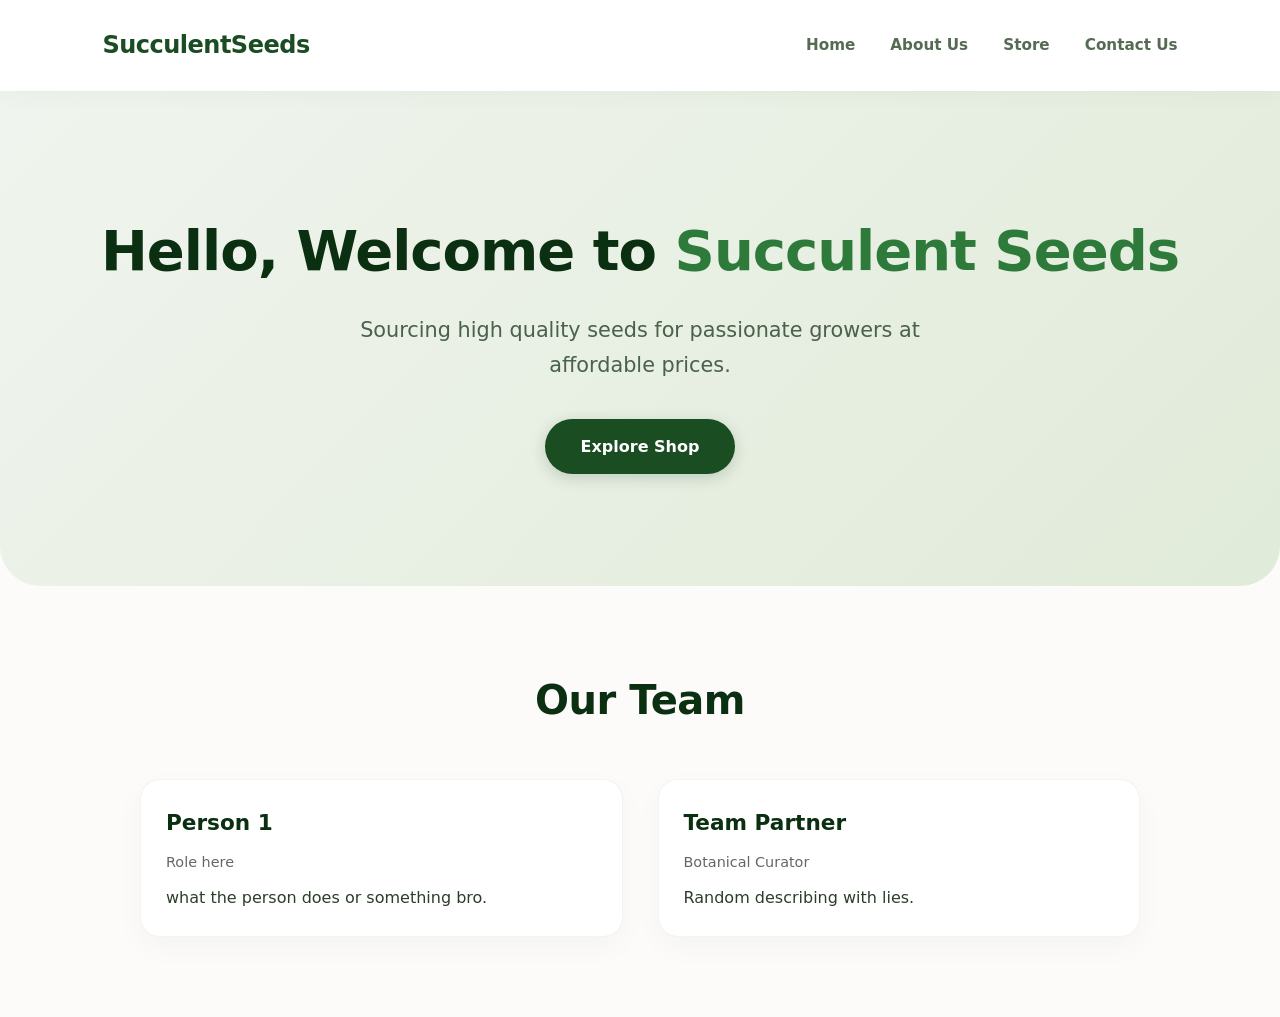
<file: index.html>
<!DOCTYPE html>
<html lang="en">
<head>
    <meta charset="UTF-8">
    <meta name="viewport" content="width=device-width, initial-scale=1.0">
    <title>Succulent Seeds - Premium Cultivation</title>
    <link rel="stylesheet" href="style.css">
</head>
<body>

    <header>
        <div class="logo">SucculentSeeds</div>
        <nav>
            <a href="index.html">Home</a>
            <a href="about.html">About Us</a>
            <a href="store.html">Store</a>
            <a href="contact.html">Contact Us</a>
        </nav>
    </header>

    <section class="hero">
        <h1>Hello, Welcome to <span class="highlight">Succulent Seeds</span></h1>
        <p>Sourcing high quality seeds for passionate growers at affordable prices.</p>
        <a href="store.html" class="btn">Explore Shop</a>
    </section>

    <section class="content-section">
        <div class="page-container">
            <h2>Our Team</h2>
            <div class="project-grid">
                <div class="project-card">
                    <div class="card-details">
                        <h3>Person 1</h3>
                        <p style="color: #666; font-size: 0.9rem; margin-bottom: 10px;">Role here</p>
                        <p>what the person does or something bro.</p>
                    </div>
                </div>
                <div class="project-card">
                    <div class="card-details">
                        <h3>Team Partner</h3>
                        <p style="color: #666; font-size: 0.9rem; margin-bottom: 10px;">Botanical Curator</p>
                        <p>Random describing with lies.</p>
                    </div>
                </div>
            </div>
        </div>
    </section>

</body>
</html>
</file>
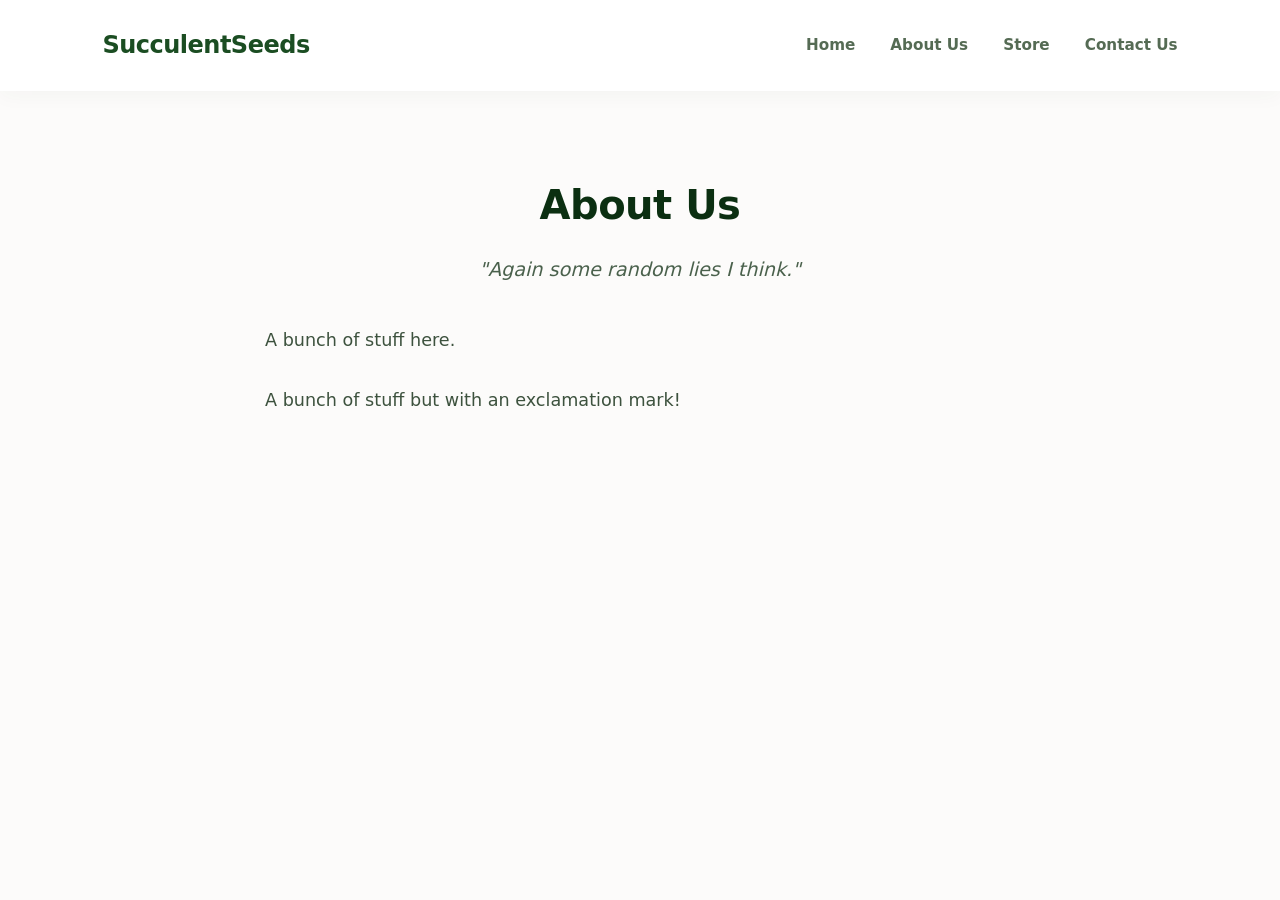
<file: about.html>
<!DOCTYPE html>
<html lang="en">
<head>
    <meta charset="UTF-8">
    <meta name="viewport" content="width=device-width, initial-scale=1.0">
    <title>About Our Company - Succulent Seeds</title>
    <link rel="stylesheet" href="style.css">
</head>
<body>

    <header>
        <div class="logo">SucculentSeeds</div>
        <nav>
            <a href="index.html">Home</a>
            <a href="about.html">About Us</a>
            <a href="store.html">Store</a>
            <a href="contact.html">Contact Us</a>
        </nav>
    </header>

    <section class="content-section">
        <div class="page-container" style="max-width: 750px;">
            <h2>About Us</h2>
            <p style="font-size: 1.2rem; color: #4a614c; margin-bottom: 40px; text-align: center; font-style: italic;">
                "Again some random lies I think."
            </p>
            <div style="text-align: left; color: #3d523e; font-size: 1.1rem; space-y: 20px;">
                <p>A bunch of stuff here.</p>
                <br>
                <p>A bunch of stuff but with an exclamation mark!</p>
            </div>
        </div>
    </section>

</body>
</html>
</file>
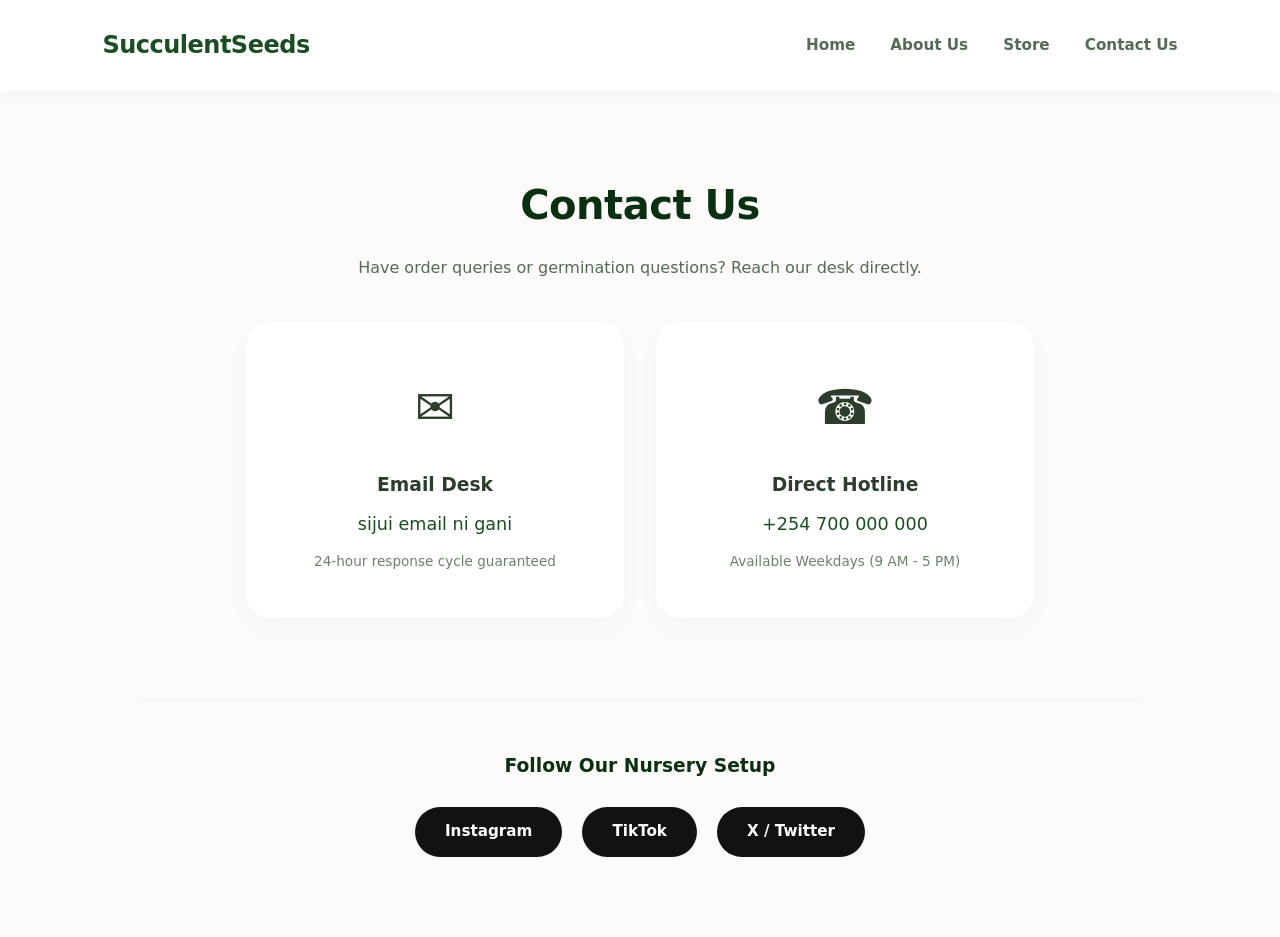
<file: contact.html>
<!DOCTYPE html>
<html lang="en">
<head>
    <meta charset="UTF-8">
    <meta name="viewport" content="width=device-width, initial-scale=1.0">
    <title>Contact us! - Succulent Seeds</title>
    <link rel="stylesheet" href="style.css">
</head>
<body>

    <header>
        <div class="logo">SucculentSeeds</div>
        <nav>
            <a href="index.html">Home</a>
            <a href="about.html">About Us</a>
            <a href="store.html">Store</a>
            <a href="contact.html">Contact Us</a>
        </nav>
    </header>

    <section class="content-section">
        <div class="page-container">
            <h2>Contact Us</h2>
            <p style="margin-bottom: 40px; color: #556b54;">Have order queries or germination questions? Reach our desk directly.</p>
            
            <div class="contact-grid">
                <div class="contact-card">
                    <div class="contact-icon">✉️</div>
                    <h3>Email Desk</h3>
                    <p class="contact-detail" style="font-size: 1.1rem; color: #1b4d22; margin: 10px 0;">sijui email ni gani</p>
                    <p style="color: #6a8268; font-size: 0.85rem;">24-hour response cycle guaranteed</p>
                </div>

                <div class="contact-card">
                    <div class="contact-icon">☎️</div>
                    <h3>Direct Hotline</h3>
                    <p class="contact-detail" style="font-size: 1.1rem; color: #1b4d22; margin: 10px 0;">+254 700 000 000</p>
                    <p style="color: #6a8268; font-size: 0.85rem;">Available Weekdays (9 AM - 5 PM)</p>
                </div>
            </div>

            <div class="socials-section">
                <h3 style="color: #0b2f11; font-weight: 700;">Follow Our Nursery Setup</h3>
                <div class="socials-links">
                    <a href="https://instagram.com" target="_blank" class="social-btn instagram">Instagram</a>
                    <a href="https://tiktok.com/@heartbrokenrobloxdev" target="_blank" class="social-btn tiktok">TikTok</a>
                    <a href="https://x.com" target="_blank" class="social-btn twitter">X / Twitter</a>
                </div>
            </div>
        </div>
    </section>

</body>
</html>
</file>
<file: style.css>
/* Premium Global Styles */
* {
    margin: 0;
    padding: 0;
    box-sizing: border-box;
    font-family: 'Inter', system-ui, -apple-system, sans-serif;
}

body {
    color: #2c3e2b;
    line-height: 1.7;
    background-color: #fcfbfa; /* Warm minimalist off-white */
    display: flex;
    flex-direction: column;
    min-height: 100vh;
}

/* Premium Navigation Bar */
header {
    display: flex;
    justify-content: space-between;
    align-items: center;
    padding: 25px 8%;
    background: rgba(255, 255, 255, 0.95);
    backdrop-filter: blur(10px);
    box-shadow: 0 4px 20px rgba(46, 77, 45, 0.04);
    position: sticky;
    top: 0;
    z-index: 100;
}

header .logo {
    font-weight: 800;
    font-size: 1.5rem;
    color: #1b4d22;
    letter-spacing: -0.5px;
}

nav a {
    margin-left: 30px;
    text-decoration: none;
    color: #556b54;
    font-weight: 600;
    font-size: 0.95rem;
    transition: all 0.25s ease;
}

nav a:hover {
    color: #1b4d22;
}

/* Clean & Rich Hero Section */
.hero {
    display: flex;
    flex-direction: column;
    justify-content: center;
    align-items: center;
    text-align: center;
    height: 55vh;
    background: linear-gradient(135deg, #f0f4ee 0%, #e1ebd9 100%);
    padding: 0 20px;
    border-bottom-left-radius: 40px;
    border-bottom-right-radius: 40px;
}

.hero h1 {
    font-size: 3.5rem;
    font-weight: 800;
    margin-bottom: 15px;
    color: #0b2f11;
    letter-spacing: -1px;
}

.hero .highlight {
    color: #2d7a3a;
}

.hero p {
    font-size: 1.3rem;
    color: #4a614c;
    margin-bottom: 35px;
    max-width: 600px;
}

/* Modern Button UI */
.btn {
    background: #1b4d22;
    color: #ffffff;
    padding: 14px 36px;
    text-decoration: none;
    border-radius: 30px;
    font-weight: 600;
    font-size: 1rem;
    box-shadow: 0 4px 15px rgba(27, 77, 34, 0.2);
    transition: all 0.25s ease;
}

.btn:hover {
    background: #2d7a3a;
    transform: translateY(-2px);
    box-shadow: 0 6px 20px rgba(27, 77, 34, 0.3);
}

/* Structural Page Containers */
.content-section {
    padding: 80px 8%;
    text-align: center;
}

.page-container {
    max-width: 1000px;
    margin: 0 auto;
}

.page-container h2 {
    font-size: 2.5rem;
    font-weight: 800;
    margin-bottom: 15px;
    color: #0b2f11;
    letter-spacing: -0.5px;
}

/* Store Front-End Card Layout Update */
.project-grid {
    display: grid;
    grid-template-columns: repeat(auto-fit, minmax(300px, 1fr));
    gap: 35px;
    margin-top: 45px;
}

.project-card {
    background: #ffffff;
    border-radius: 20px;
    overflow: hidden;
    box-shadow: 0 10px 30px rgba(0, 0, 0, 0.03);
    border: 1px solid rgba(46, 77, 45, 0.06);
    text-align: left;
    transition: all 0.3s ease;
}

.project-card:hover {
    transform: translateY(-8px);
    box-shadow: 0 15px 40px rgba(46, 77, 45, 0.08);
}

/* Image Showcase Containers */
.product-img-box {
    width: 100%;
    height: 240px;
    overflow: hidden;
    background-color: #eaeaea;
}

.product-img-box img {
    width: 100%;
    height: 100%;
    object-fit: cover;
    transition: transform 0.5s ease;
}

.project-card:hover .product-img-box img {
    transform: scale(1.08);
}

.card-details {
    padding: 25px;
}

.card-details h3 {
    font-size: 1.35rem;
    color: #0b2f11;
    margin-bottom: 8px;
}

.price-tag {
    font-weight: 700;
    color: #2d7a3a;
    font-size: 1.3rem;
    margin: 15px 0;
}

/* Modernized Contact Module Blocks */
.contact-grid {
    display: flex;
    justify-content: center;
    gap: 30px;
    flex-wrap: wrap;
    margin-top: 40px;
}

.contact-card {
    background: #ffffff;
    padding: 45px 35px;
    border-radius: 24px;
    box-shadow: 0 10px 30px rgba(0, 0, 0, 0.02);
    width: 380px;
    text-align: center;
    border: 1px solid rgba(46, 77, 45, 0.05);
    transition: all 0.3s ease;
}

.contact-card:hover {
    transform: translateY(-5px);
}

.contact-icon {
    font-size: 3rem;
    margin-bottom: 20px;
}

/* Sleek Capsule Social Links */
.socials-section {
    margin-top: 80px;
    padding-top: 50px;
    border-top: 1px solid #eef2ed;
}

.socials-links {
    display: flex;
    justify-content: center;
    gap: 20px;
    flex-wrap: wrap;
    margin-top: 25px;
}

.social-btn {
    padding: 12px 30px;
    text-decoration: none;
    color: white;
    border-radius: 40px;
    font-weight: 600;
    font-size: 0.95rem;
    transition: all 0.2s ease;
}

.instagram { background: #121212; }
.instagram:hover { background: #e1306c; }
.tiktok { background: #121212; }
.tiktok:hover { background: #25f4ee; color: #000; }
.twitter { background: #121212; }
.twitter:hover { background: #1da1f2; }
</file>
